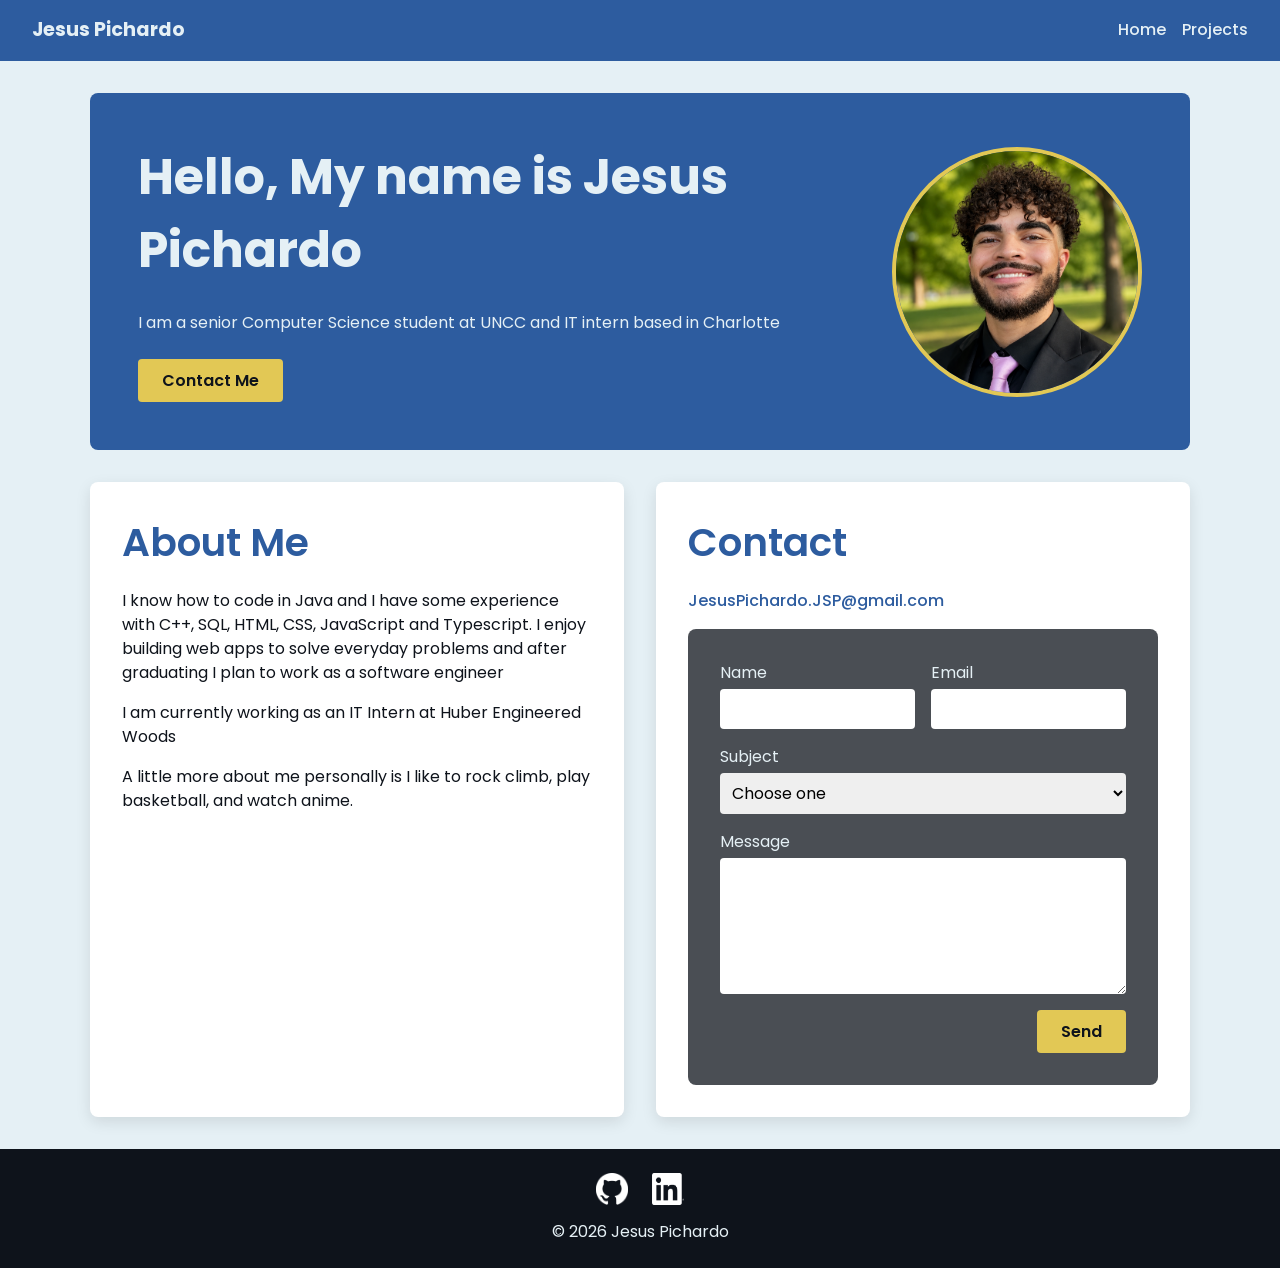
<file: index.html>
<!DOCTYPE html>
<html lang="en">
<head>
    <meta charset="UTF-8">
    <meta name="viewport" content="width=device-width, initial-scale=1.0">
    <title>Jesus Pichardo</title>
    <link href="https://fonts.googleapis.com/css2?family=Poppins:wght@400;500;600;700&display=swap" rel="stylesheet">
    <link rel="stylesheet" href="styles.css">
</head>
<body>
    <header id="top">
        <p class="logo">Jesus Pichardo</p>
        <nav>
            <ul>
                <li ><a href="index.html">Home</a></li>
                <li><a href="project.html">Projects</a></li>
            </ul>
        </nav>
    </header>

    <main>
        <section class="hero">
            <div class="hero-text">
                <h1>Hello, My name is Jesus Pichardo</h1>
                <p>I am a senior Computer Science student at UNCC and IT intern based in Charlotte</p>
                <a href="#contact" class="btn">Contact Me</a>
            </div>
            <img src="images/Selfie.png" alt="Photo of Jesus Pichardo" class = "hero-img">
        </section>

        <section id="about">
            <h2>About Me</h2>
            <p>I know how to code in Java and I have some experience with C++, SQL, HTML, CSS, JavaScript and Typescript.
                I enjoy building web apps to solve everyday problems and after graduating I plan to work as a software engineer
            </p>
            <p>I am currently working as an IT Intern at Huber Engineered Woods</p>
            <p> A little more about me personally is I like to rock climb, play basketball, and watch anime.</p>
        </section>

        <section id="contact">
            <h2>Contact</h2>
            <a href="mailto:JesusPichardo.JSP@gmail.com">JesusPichardo.JSP@gmail.com</a>
            <form>
                <div>
                    <label for="name">Name</label>
                    <input type="text" id="name" name="name" required minlength="2">
                </div>
                <div>
                    <label for="email">Email</label>
                    <input type="email" id="email" name="email" required>
                </div>
                <div class="span">
                    <label for="subject">Subject</label>
                    <select id="subject" name="subject" required>
                        <option value="" disabled selected>Choose one</option>
                        <option value="job">Job Opportunity</option>
                        <option value="project">Project Collaboration</option>
                        <option value="other">Other</option>
                    </select>
                </div>
                <div class="span">
                    <label for="message"> Message </label>
                    <textarea id="message" name="message" rows="5" required minlength="10"></textarea>
                </div>
                <button type="submit" class="btn">Send</button>
            </form>
        </section>
    </main>

    <footer>
        <div class="socials">
            <a href="https://github.com/BobbyPinn?tab=repositories" class="social">
                <img src="images/GitHub.png" alt="GitHub" class="icon">
            </a>
            <a href="https://www.linkedin.com/in/jesus-pichardo-/" class="social">
                <img src="images/INWhite.png" alt="Linkedin" class="icon">
            </a>
        </div>
        <p>&copy; 2026 Jesus Pichardo</p>
    </footer>
</body>
</html>
</file>
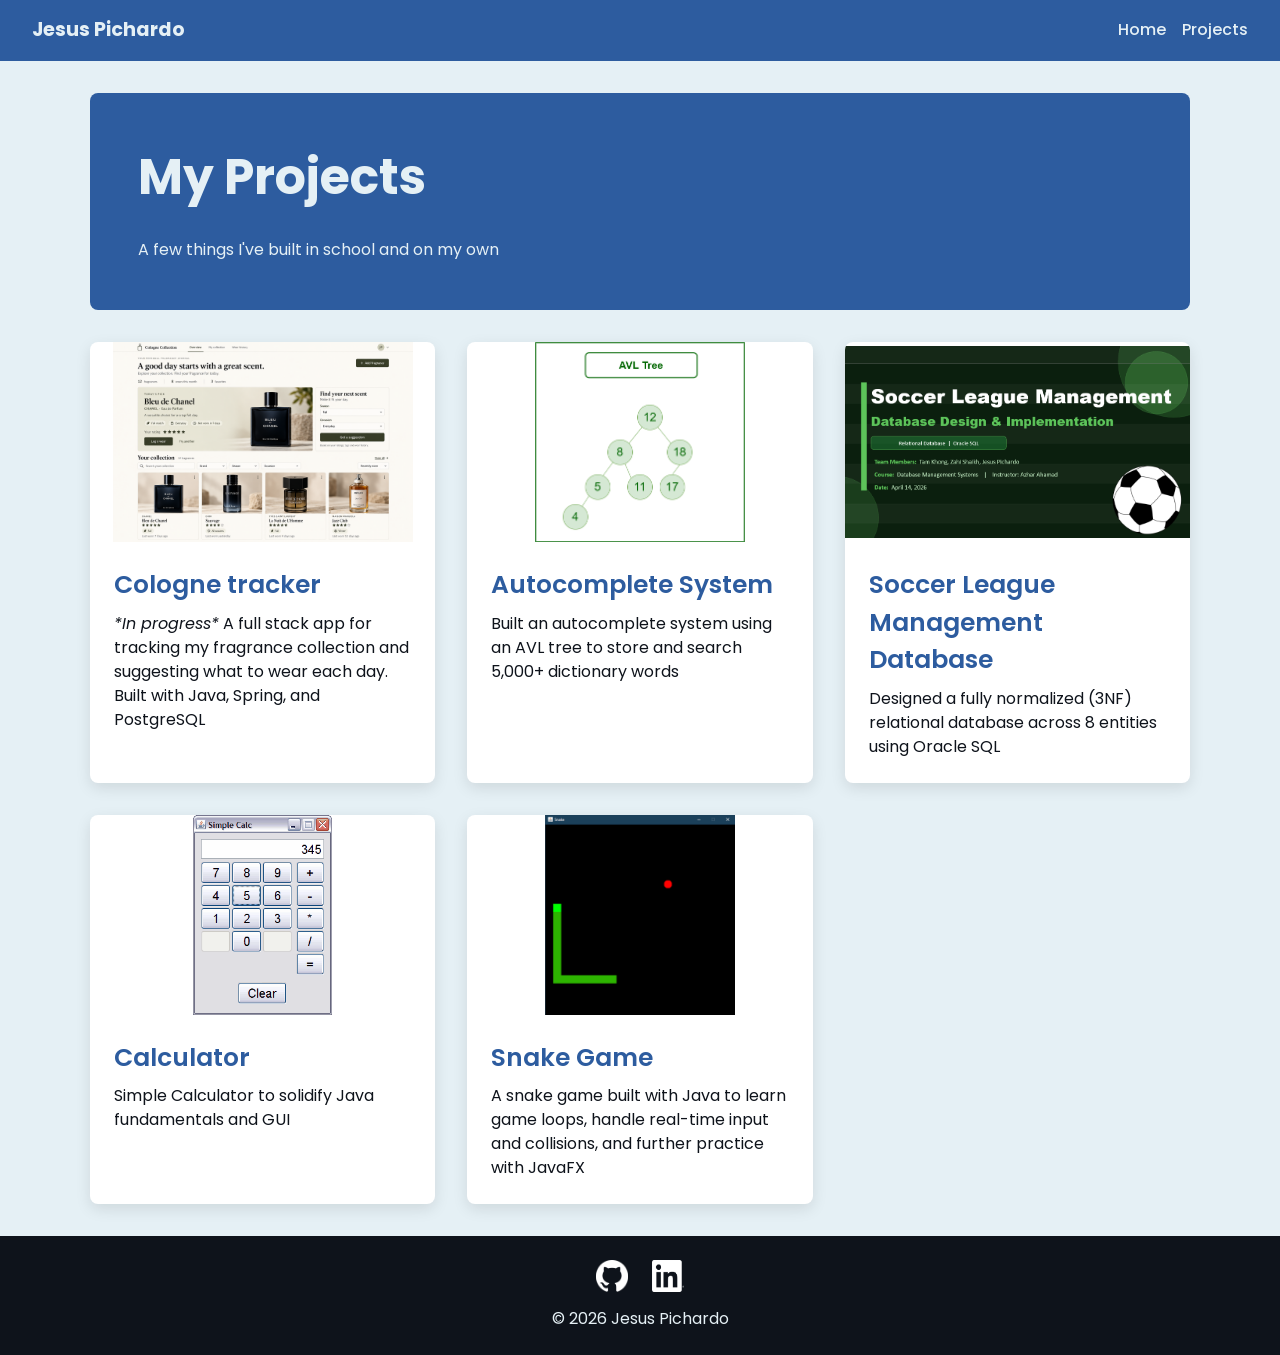
<file: project.html>
<!DOCTYPE html>
<html lang="en">
<head>
    <meta charset="UTF-8">
    <meta name="viewport" content="width=device-width, initial-scale=1.0">
    <title>Projects | Jesus Pichardo</title>
    <link href="https://fonts.googleapis.com/css2?family=Poppins:wght@400;500;600;700&display=swap" rel="stylesheet">
    <link rel="stylesheet" href="styles.css">
</head>
<body>
    <header id="top">
        <p class="logo">Jesus Pichardo</p>
        <nav>
            <ul>
                <li><a href="index.html">Home</a></li>
                <li><a href="project.html">Projects</a></li>
            </ul>
        </nav>
    </header>

    <main>
        <section class="hero">
            <div class="hero-text">
                <h1>My Projects</h1>
                <p>A few things I've built in school and on my own</p> 
            </div>
        </section>

        <div class="projects">
            <article class="project">
                <img src="images/Colognes.png" alt="Mockup of Finished Cologne Tracker App Made with ChatGPT given my project outline">
                <div class="project-info">
                    <h2>Cologne tracker </h2>
                    <p><em>*In progress*</em> A full stack app for tracking my fragrance collection and suggesting what to wear each day.
                        Built with Java, Spring, and PostgreSQL
                    </p>
                </div>
            </article>

            <article class="project">
                <img src="images/AVL.png" alt="Screenshot of an AVL Tree in java">
                <div class="project-info">
                    <h2>Autocomplete System  </h2>
                    <p>Built an autocomplete system using an AVL tree to store and search 5,000+ dictionary words  </p>
                </div>
            </article>

                <article class="project">
                <img src="images/Soccer-League.png" alt="Screenshot of Group Project SoccerLeague Management">
                <div class="project-info">
                    <h2>Soccer League Management Database</h2>
                    <p>Designed a fully normalized (3NF) relational database across 8 entities using Oracle SQL </p>
                </div>
            </article>

                <article class="project">
                <img src="images/calc.png" alt="JavaFX calculator">
                <div class="project-info">
                    <h2>Calculator </h2>
                    <p>Simple Calculator to solidify Java fundamentals and GUI </p>
                </div>
            </article>

                <article class="project">
                <img src="images/Snake.png" alt="JavaFX snake game">
                <div class="project-info">
                    <h2>Snake Game</h2>
                    <p>A snake game built with Java to learn game loops, handle real-time input and collisions, and further practice with JavaFX</p>
                </div>
            </article>
        </div>
    </main>

    <footer>
        <div class="socials">
            <a href="https://github.com/BobbyPinn?tab=repositories" class="social">
                <img src="images/GitHub.png" alt="GitHub" class="icon">
            </a>
            <a href="https://www.linkedin.com/in/jesus-pichardo-/" class="social">
                <img src="images/INWhite.png" alt="LinkedIn" class="icon">
            </a>
        </div>
        <p>&copy; 2026 Jesus Pichardo</p>
    </footer>
</body>
</html>
</file>
<file: styles.css>
:root {
    --primary: hsl(215, 56%, 40%);
    --secondary: hsl(215, 61%, 58%);
    --accent: hsl(49, 71%, 61%);
    --neutral: hsl(199, 44%, 93%);
    --black: hsl(215, 30%, 8%);
    --black-75: hsl(215, 30%, 8%, .75);
    --h1: 2.488rem;
    --h2: 2.074rem;
    --h3: 1.728rem;
    --h4: 1.44rem;
    --h5: 1.2rem;
    --h6: 1rem;
    --small: .833rem;

}



* {
    margin: 0;
    padding: 0;
    box-sizing: border-box;
}

a {
    text-decoration: none;
}

ul {
    list-style-type: none;
}


html {
    scroll-behavior: smooth;
}

body {
    background-color: var(--neutral);
    color: var(--black);
    font-family: "Poppins", sans-serif;
    font-size: var(--h6);
    font-weight: 400;
    line-height: 1.5;

    min-height: 100vh;
    display: flex;
    flex-direction: column;
}

main {
    flex: 1;
    width: 90%;
    max-width: 1100px;
    margin: 2rem auto;
    display: flex;
    flex-direction: column;
    gap: 3rem;
}

h1 { font-size: var(--h1); font-weight: 700; }
h2 { font-size: var(--h2); font-weight: 600; color: var(--primary); }

p {
    max-width: 65ch;
}

header {
    background-color: var(--primary);
    padding: 1rem;
    display: flex;
    justify-content: space-between;
    align-items: center;
}

.logo {
    color: var(--neutral);
    font-size: var(--h5);
    font-weight: 700;
}

nav ul {
    display: flex;
    gap: 1rem;
}

nav a {
    color: var(--neutral);
    font-weight: 500;
}

nav a:hover,
nav a:active {
    border-bottom: 3px solid var(--accent);
}


footer {
    background-color: var(--black);
    color: var(--neutral);
    padding: 1.5rem 1rem;
    display: flex;
    flex-direction: column;
    align-items: center;
    gap: .5rem;
    text-align: center;
}

footer a {
    color: var(--neutral);
}

footer a:hover {
    color: var(--accent);
}

.socials{
    display: flex;
    gap: 1.5rem;
    justify-content: center;
}

.icon {
    width: 32px;
    height: 32px;
}

.social:hover {
    animation: shake .4s ease;
}

.social:active{
    transform: scale(.9);
}

@keyframes shake {
    0%, 100% {transform: translateX(0);}
    25% {transform: translateX(-4px);}
    50% {transform: translateX(4px);}
    75% {transform: translateX(-4px);}

}
.hero {
    background-color: var(--primary);
    color: var(--neutral);
    padding: 3rem 1.5rem;
    border-radius: 8px;
    display: flex;
    flex-direction: column;
    align-items: flex-start;
    gap: 2rem;
}

.hero-text {
    display: flex;
    flex-direction: column;
    align-items: flex-start;
    gap: 1.5rem;
}

.hero-img {
    width: 180px;
    height: 180px;
    object-fit: cover;
    border-radius: 50%;
    border: 4px solid var(--accent);
}

/*Buttons */

.btn {
    background-color: var(--accent);
    color: var(--black);
    font-weight: 600;
    padding: .6em 1.5em;
    border-radius: 4px;
    transition: background-color 0.2s ease, transform 0.1s ease;
}

.btn:hover {
    background-color: var(--neutral);
    color: var(--black);
}

.btn:active {
    transform: scale(.95);
}

/* selection */

#about,
#contact {
    background-color: white;
    padding: 2rem;
    border-radius: 8px;
    box-shadow: 0 5px 15px rgba(0, 0, 0, 0.1);
    display: flex;
    flex-direction: column;
    gap: 1rem;
}

#contact a {
    color: var(--primary);
    font-weight: 500;
}

#contact a:hover {
    color: var(--black);
}


/*  form */

form {
    background-color: var(--black-75);
    padding: 2rem;
    border-radius: 8px;
    display: flex;
    flex-direction: column;
    gap: 1rem;
}

form div {
    display: flex;
    flex-direction: column;
    gap: .25rem;
}

label {
    color: var(--neutral);
}

input,
select,
textarea,
button {
    font: inherit;
}

input,
select,
textarea {
    width: 100%;
    border: none;
    border-radius: 4px;
    padding: .5em;
}

form .btn {
    align-self: flex-end;
    border: none;
    cursor: pointer;
}

/* === Projects === */
.projects {
    display: flex;
    flex-direction: column;
    gap: 2rem;
}

.project {
    background-color: white;
    border-radius: 8px;
    overflow: hidden;
    box-shadow: 0 5px 15px rgba(0, 0, 0, 0.1);
}

.project img {
    width: 100%;
    height: 200px;
    object-fit: cover;
    display: block;
    object-fit: contain;
}

.project-info {
    padding: 1.5rem;
    display: flex;
    flex-direction: column;
    gap: 0.5rem;
}

.project h2 {
    font-size: var(--h4);
}


@media (min-width: 1000px){

    :root {
        --h1: 3.052rem;
        --h2: 2.441rem;
        --h3: 1.953rem;
        --h4: 1.563rem;
        --h5: 1.2rem;
        --h6: 1rem;
        --small: .8rem;
    }

    header {
        padding: 1rem 2rem;
    }

    main {
        display: grid;
        grid-template-columns:  1fr 1fr;
        gap: 2rem;
    }

    .hero {
        flex-direction:  row;
        justify-content: space-between;
        align-items: center;
        padding: 3rem;
    }

    .hero-img {
        width: 250px;
        height: 250px;
        transition: transform .3s ease;
    }

     .hero-img:hover {
        transform: scale(1.05) rotate(2deg);
    }

    .hero, main > h1, .projects {
        grid-column: 1 / -1;
    }

    form {
        display: grid;
        grid-template-columns: 1fr 1fr;
    }

    .span {
        grid-column: 1 / -1;
    }

    form .btn {
        grid-column: 2 / 3;
        justify-self: end;
    }


    .projects {
        display: grid;
        grid-template-columns: repeat(auto-fit, minmax(300px, 1fr));
    }

    .project {
        transition: transform .2s ease, box-shadow .2s ease;
    }

    .project:hover {
        transform: translateY(-6px);
        box-shadow: 0 10px 25px rgba(0, 0, 0, 0.2);
    }

    @keyframes fade-up {
        from { opacity: 0; transform: translateY(20px); }
        to { opacity: 1; transform: translateY(0);}
    }

    .hero, #about, #contact, .project {
        animation: fade-up 0.6s ease backwards;
    }

    #about { animation-delay: .15s; }
    #contact { animation-delay: .3s; }
    .project:nth-child(2) {animation-delay: .1s; }
    .project:nth-child(3) {animation-delay: .2s; }
    .project:nth-child(4) {animation-delay: .3s; }
    .project:nth-child(5) {animation-delay: .4s; }
}
</file>
